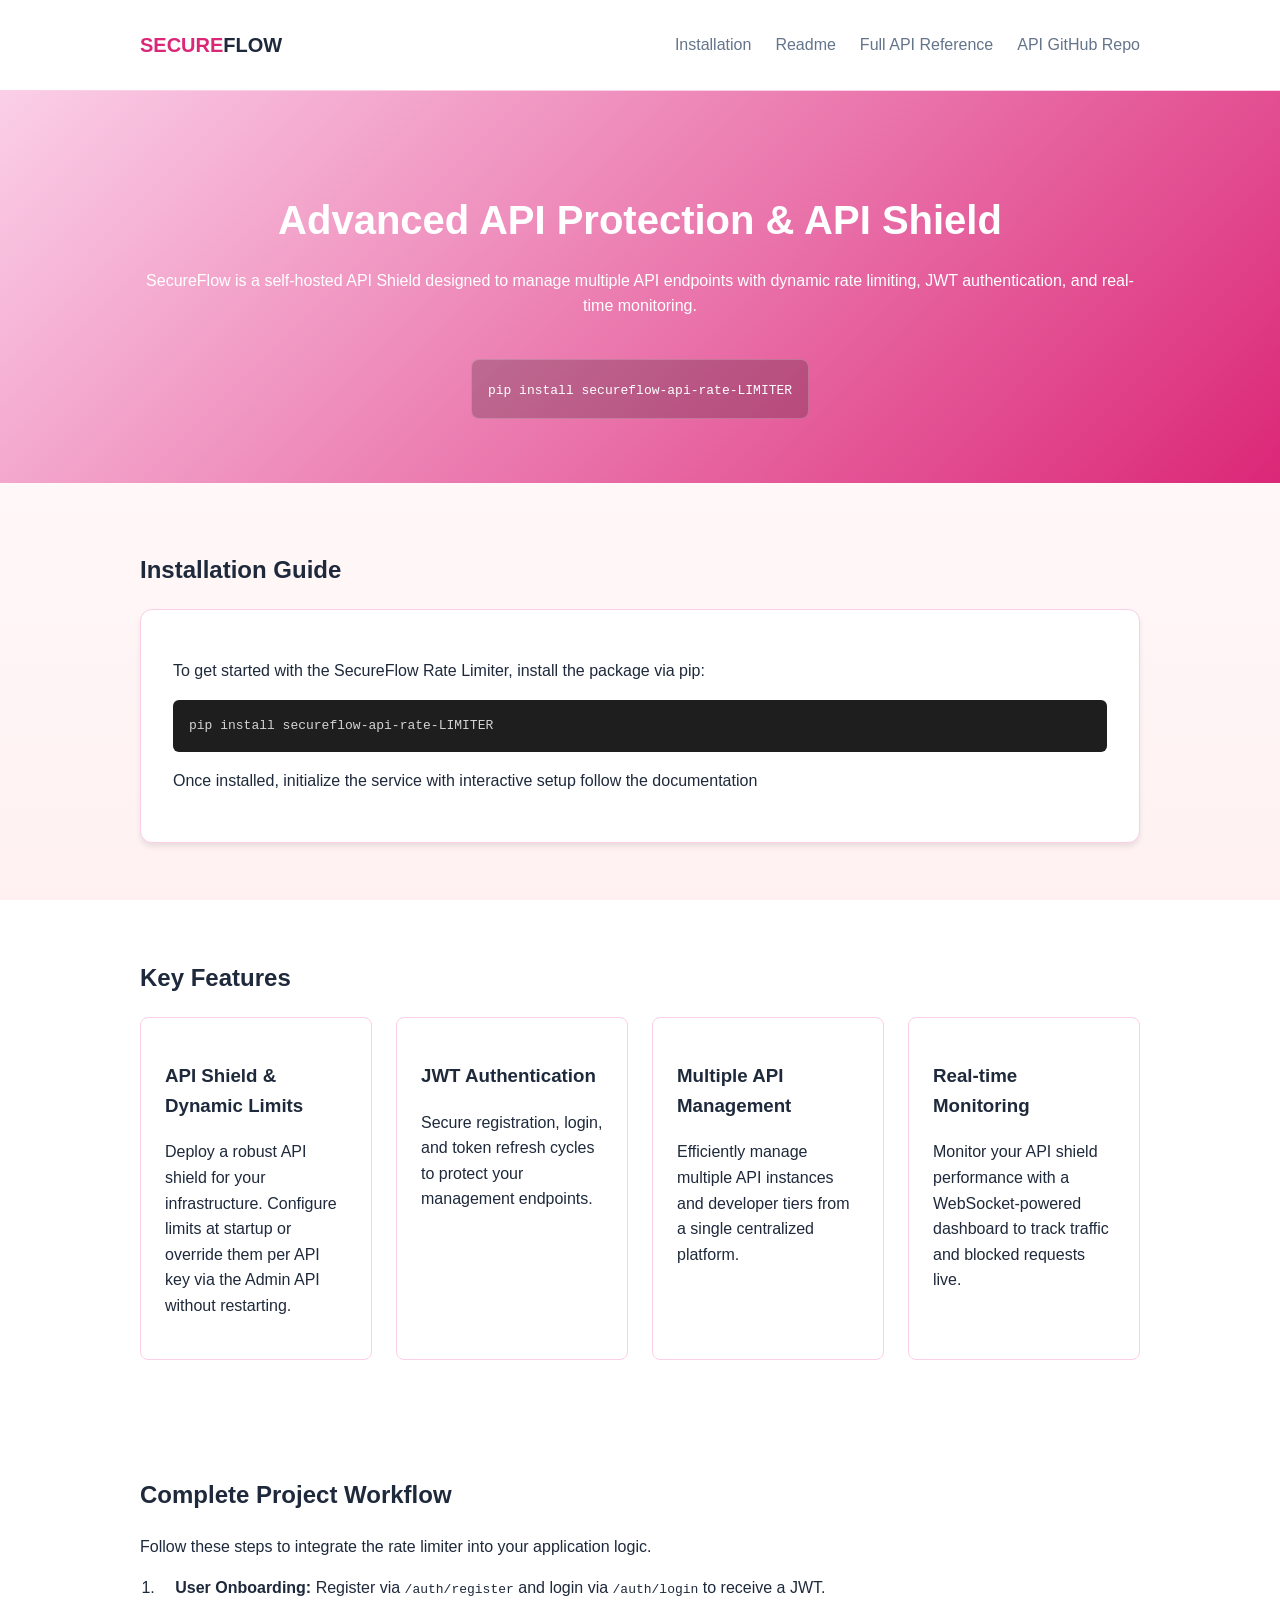
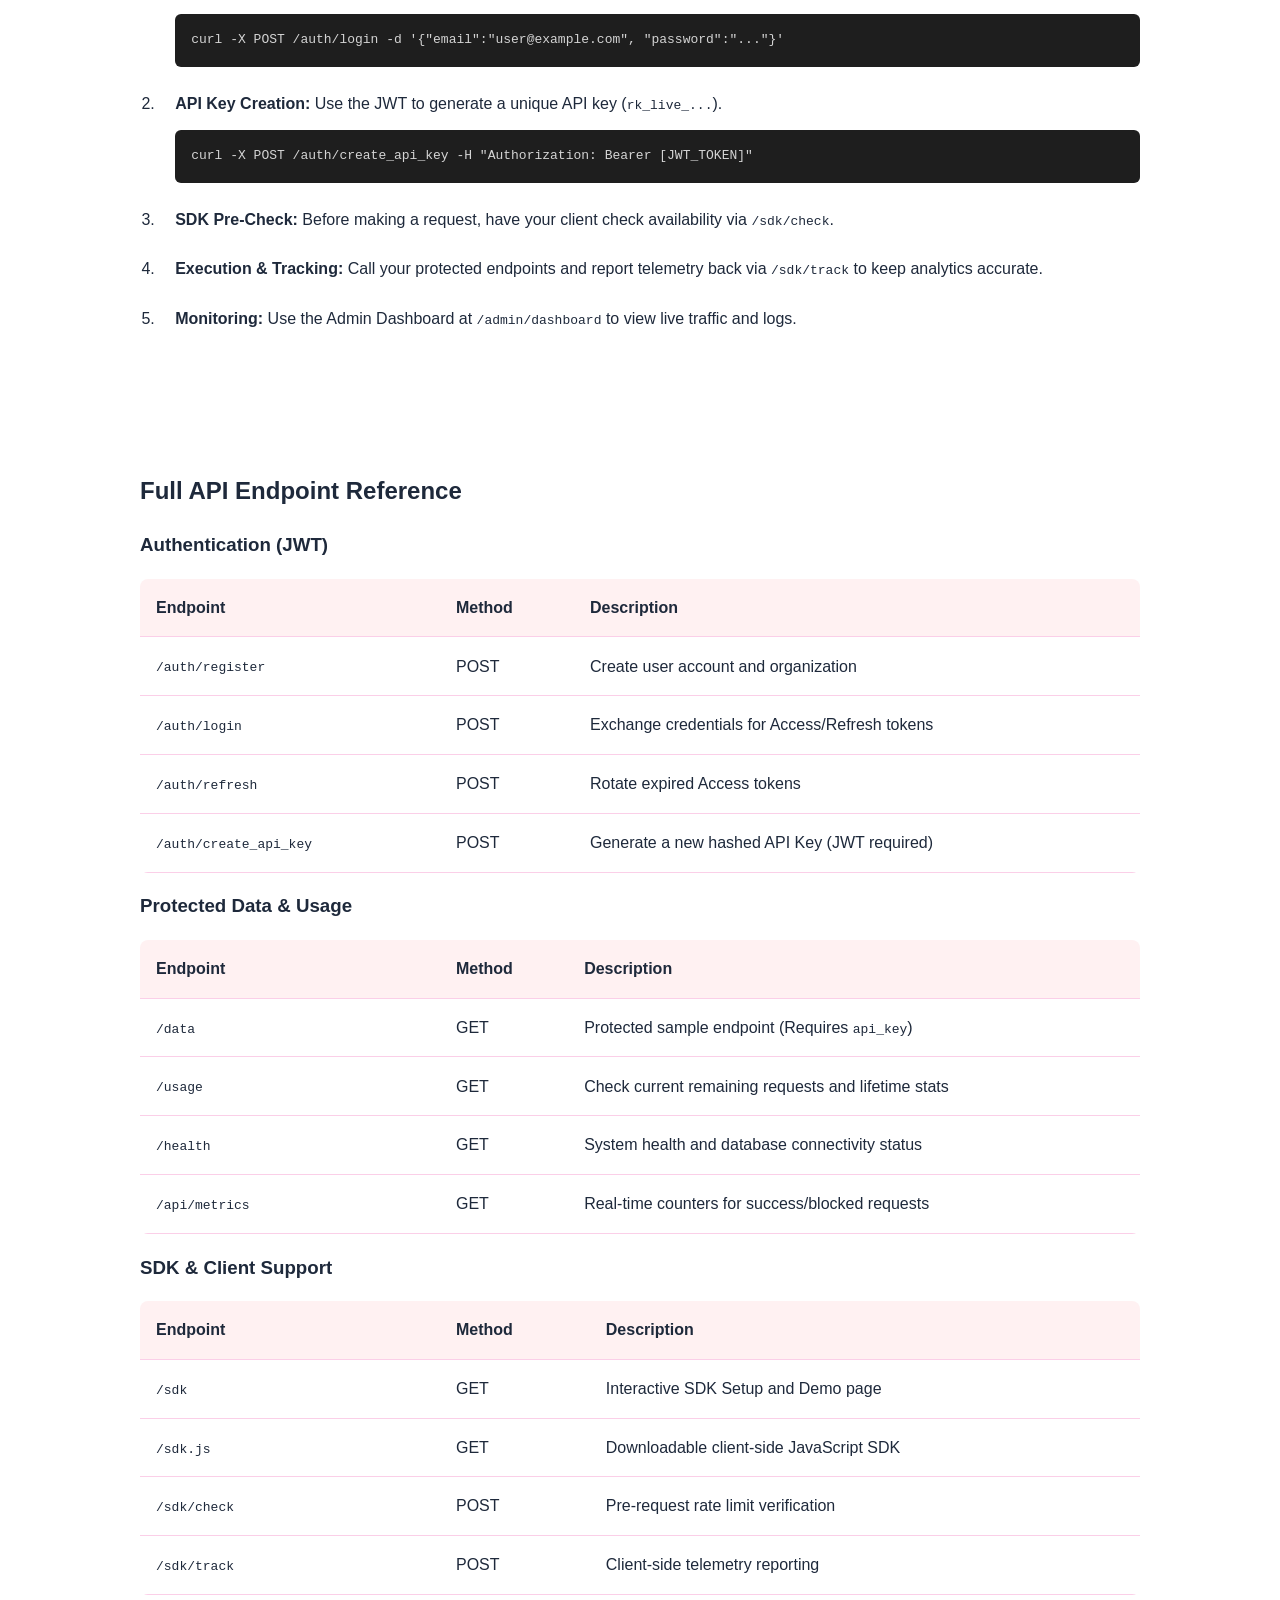
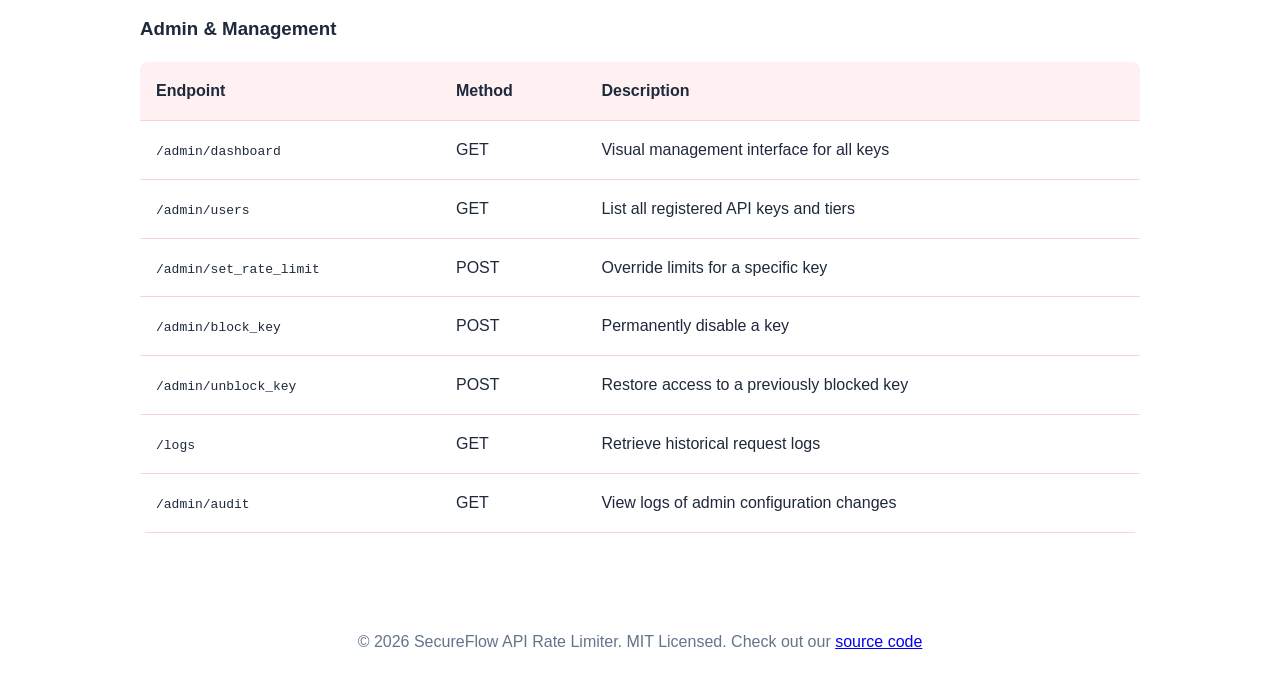
<file: index.html>
<!DOCTYPE html>
<html lang="en">
<head>
    <meta charset="UTF-8">
    <meta name="viewport" content="width=device-width, initial-scale=1.0">
    <title>SecureFlow - Advanced API Protection & API Shield | Multiple API Management</title>
    <meta name="description" content="SecureFlow provides production-grade API protection and a robust API shield. Manage multiple API keys and endpoints with ease. Check out our open-source API github repo.">
    <meta name="keywords" content="api, api protection, api shield, api github repo, multiple api, rate limiter, secure flow, jwt authentication">
    <link rel="stylesheet" href="styles.css">
</head>
<body>
    <header>
        <nav class="container">
            <div class="logo">SECURE<span>FLOW</span></div>
            <ul>
                <li><a href="root/INSTALL.md">Installation</a></li>
                <li><a href="root/README.md">Readme</a></li>
                <li><a href="root/API_DOCUMENTATION.md">Full API Reference</a></li>
                <li><a href="https://github.com/samadrehman/secureflow-api-rate-LIMITER" target="_blank" rel="noopener">API GitHub Repo</a></li>
            </ul>
            
        </nav>
    </header>

    <section class="hero">
        <div class="container">
            <h1>Advanced API Protection & API Shield</h1>
            <p>SecureFlow is a self-hosted API Shield designed to manage multiple API endpoints with dynamic rate limiting, JWT authentication, and real-time monitoring.</p>
            <div class="hero-cta">
                <code>pip install secureflow-api-rate-LIMITER</code>
            </div>
        </div>
    </section>

    <main class="container">
        <section id="install" class="section">
            <h2>Installation Guide</h2>
            <div class="card">
                <p>To get started with the SecureFlow Rate Limiter, install the package via pip:</p>
                <pre><code>pip install secureflow-api-rate-LIMITER</code></pre>
                <p>Once installed, initialize the service with interactive setup follow the documentation</p>
               
               
            </div>
        </section>

        <section id="features" class="section">
            <h2>Key Features</h2>
            <div class="feature-grid">
                <div class="feature-item">
                    <h3>API Shield & Dynamic Limits</h3>
                    <p>Deploy a robust API shield for your infrastructure. Configure limits at startup or override them per API key via the Admin API without restarting.</p>
                </div>
                <div class="feature-item">
                    <h3>JWT Authentication</h3>
                    <p>Secure registration, login, and token refresh cycles to protect your management endpoints.</p>
                </div>
                <div class="feature-item">
                    <h3>Multiple API Management</h3>
                    <p>Efficiently manage multiple API instances and developer tiers from a single centralized platform.</p>
                </div>
                <div class="feature-item">
                    <h3>Real-time Monitoring</h3>
                    <p>Monitor your API shield performance with a WebSocket-powered dashboard to track traffic and blocked requests live.</p>
                </div>
            </div>
        </section>

        <section id="usage" class="section">
            <h2>Complete Project Workflow</h2>
            <p>Follow these steps to integrate the rate limiter into your application logic.</p>
            <ol class="workflow-steps">
                <li>
                    <strong>User Onboarding:</strong> Register via <code>/auth/register</code> and login via <code>/auth/login</code> to receive a JWT.
                    <pre><code>curl -X POST /auth/login -d '{"email":"user@example.com", "password":"..."}'</code></pre>
                </li>
                <li>
                    <strong>API Key Creation:</strong> Use the JWT to generate a unique API key (<code>rk_live_...</code>).
                    <pre><code>curl -X POST /auth/create_api_key -H "Authorization: Bearer [JWT_TOKEN]"</code></pre>
                </li>
                <li>
                    <strong>SDK Pre-Check:</strong> Before making a request, have your client check availability via <code>/sdk/check</code>.
                </li>
                <li>
                    <strong>Execution & Tracking:</strong> Call your protected endpoints and report telemetry back via <code>/sdk/track</code> to keep analytics accurate.
                </li>
                <li>
                    <strong>Monitoring:</strong> Use the Admin Dashboard at <code>/admin/dashboard</code> to view live traffic and logs.
                </li>
            </ol>
        </section>

        <section id="api" class="section">
            <h2>Full API Endpoint Reference</h2>
            
            <h3>Authentication (JWT)</h3>
            <table>
                <thead>
                    <tr>
                        <th style="width: 30%;">Endpoint</th>
                        <th>Method</th>
                        <th>Description</th>
                    </tr>
                </thead>
                <tbody>
                    <tr><td><code>/auth/register</code></td><td>POST</td><td>Create user account and organization</td></tr>
                    <tr><td><code>/auth/login</code></td><td>POST</td><td>Exchange credentials for Access/Refresh tokens</td></tr>
                    <tr><td><code>/auth/refresh</code></td><td>POST</td><td>Rotate expired Access tokens</td></tr>
                    <tr><td><code>/auth/create_api_key</code></td><td>POST</td><td>Generate a new hashed API Key (JWT required)</td></tr>
                </tbody>
            </table>

            <h3>Protected Data & Usage</h3>
            <table>
                <thead>
                    <tr>
                        <th style="width: 30%;">Endpoint</th>
                        <th>Method</th>
                        <th>Description</th>
                    </tr>
                </thead>
                <tbody>
                    <tr><td><code>/data</code></td><td>GET</td><td>Protected sample endpoint (Requires <code>api_key</code>)</td></tr>
                    <tr><td><code>/usage</code></td><td>GET</td><td>Check current remaining requests and lifetime stats</td></tr>
                    <tr><td><code>/health</code></td><td>GET</td><td>System health and database connectivity status</td></tr>
                    <tr><td><code>/api/metrics</code></td><td>GET</td><td>Real-time counters for success/blocked requests</td></tr>
                </tbody>
            </table>

            <h3>SDK & Client Support</h3>
            <table>
                <thead>
                    <tr>
                        <th style="width: 30%;">Endpoint</th>
                        <th>Method</th>
                        <th>Description</th>
                    </tr>
                </thead>
                <tbody>
                    <tr><td><code>/sdk</code></td><td>GET</td><td>Interactive SDK Setup and Demo page</td></tr>
                    <tr><td><code>/sdk.js</code></td><td>GET</td><td>Downloadable client-side JavaScript SDK</td></tr>
                    <tr><td><code>/sdk/check</code></td><td>POST</td><td>Pre-request rate limit verification</td></tr>
                    <tr><td><code>/sdk/track</code></td><td>POST</td><td>Client-side telemetry reporting</td></tr>
                </tbody>
            </table>

            <h3>Admin & Management</h3>
            <table>
                <thead>
                    <tr>
                        <th style="width: 30%;">Endpoint</th>
                        <th>Method</th>
                        <th>Description</th>
                    </tr>
                </thead>
                <tbody>
                    <tr><td><code>/admin/dashboard</code></td><td>GET</td><td>Visual management interface for all keys</td></tr>
                    <tr><td><code>/admin/users</code></td><td>GET</td><td>List all registered API keys and tiers</td></tr>
                    <tr><td><code>/admin/set_rate_limit</code></td><td>POST</td><td>Override limits for a specific key</td></tr>
                    <tr><td><code>/admin/block_key</code></td><td>POST</td><td>Permanently disable a key</td></tr>
                    <tr><td><code>/admin/unblock_key</code></td><td>POST</td><td>Restore access to a previously blocked key</td></tr>
                    <tr><td><code>/logs</code></td><td>GET</td><td>Retrieve historical request logs</td></tr>
                    <tr><td><code>/admin/audit</code></td><td>GET</td><td>View logs of admin configuration changes</td></tr>
                </tbody>
            </table>
        </section>
    </main>

    <footer>
        <div class="container">
            <p>&copy; 2026 SecureFlow API Rate Limiter. MIT Licensed. 
               Check out our <a href="https://github.com/samadrehman/secureflow-api-rate-LIMITER"</a> <a =  href="https://github.com/samadrehman/secureflow-api-rate-LIMITER" > source code</a> </p>
        </div>
    </footer>
</body>
</html>
</file>
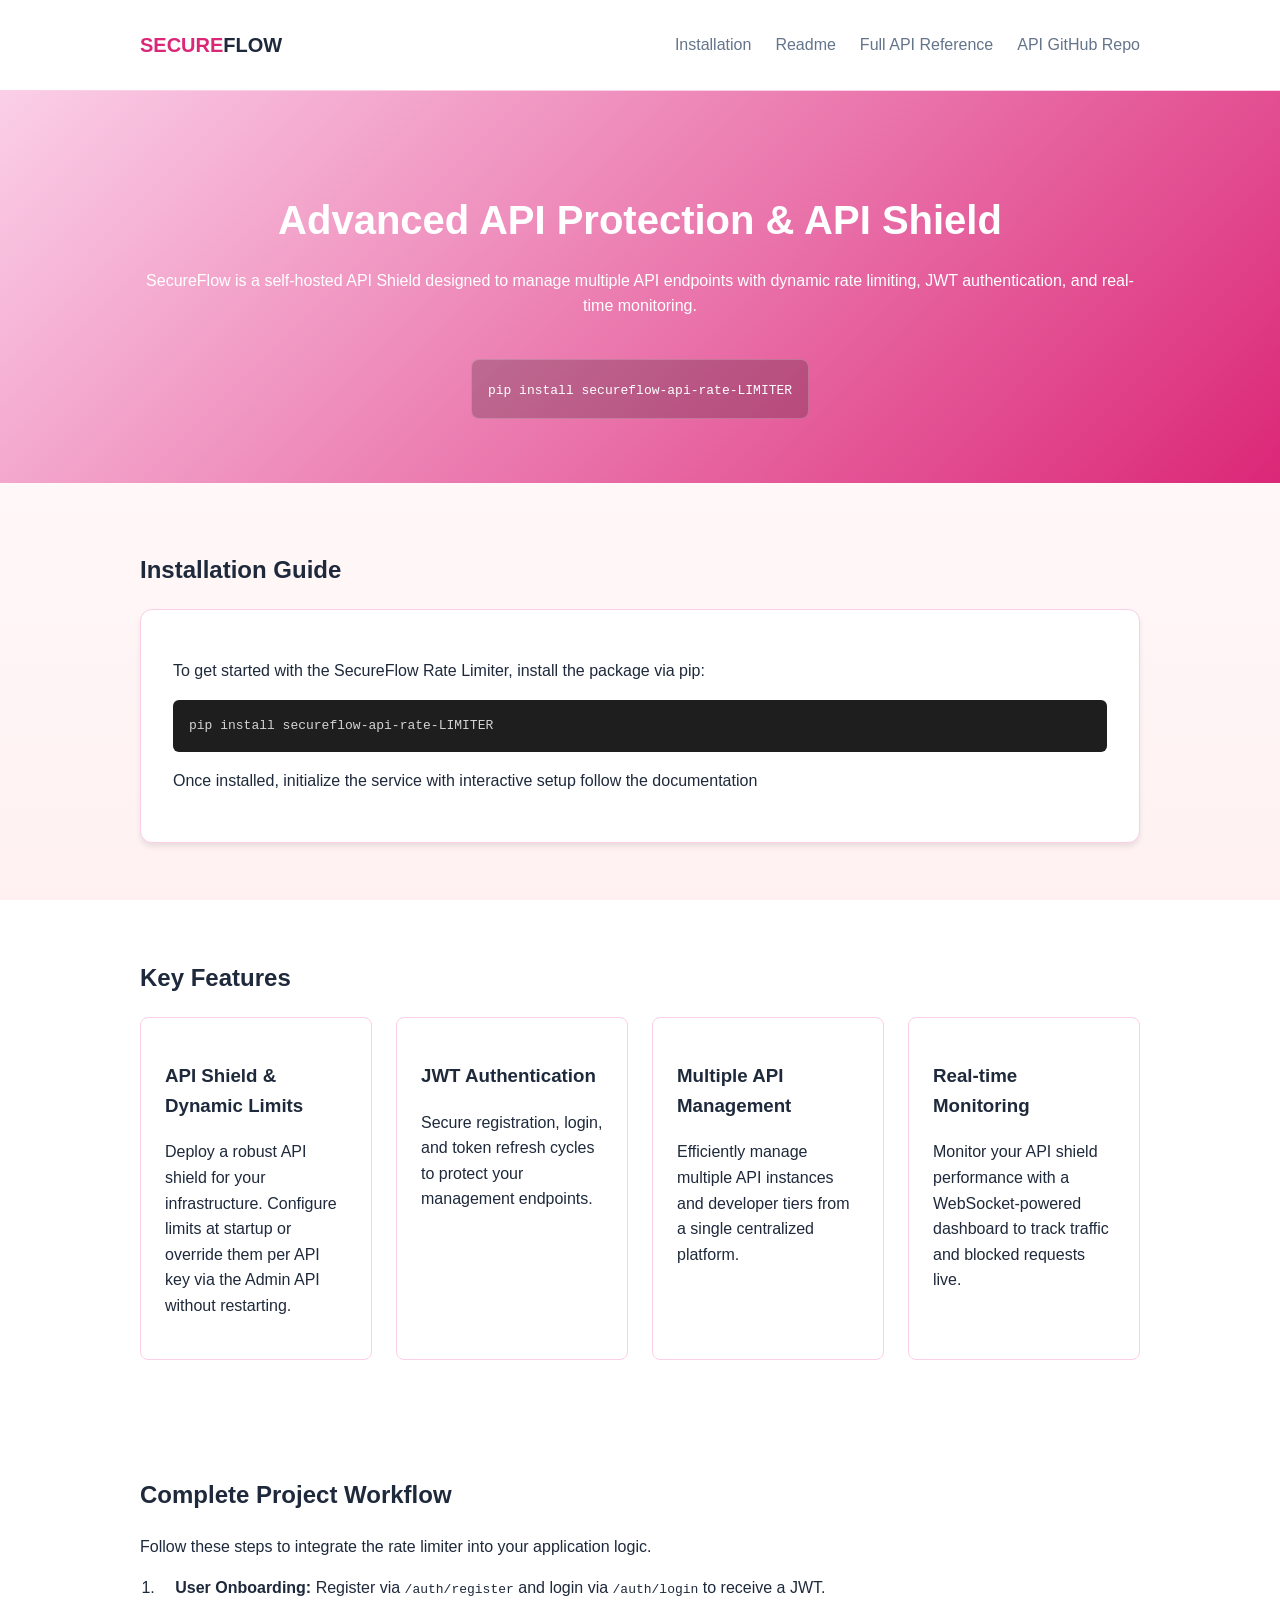
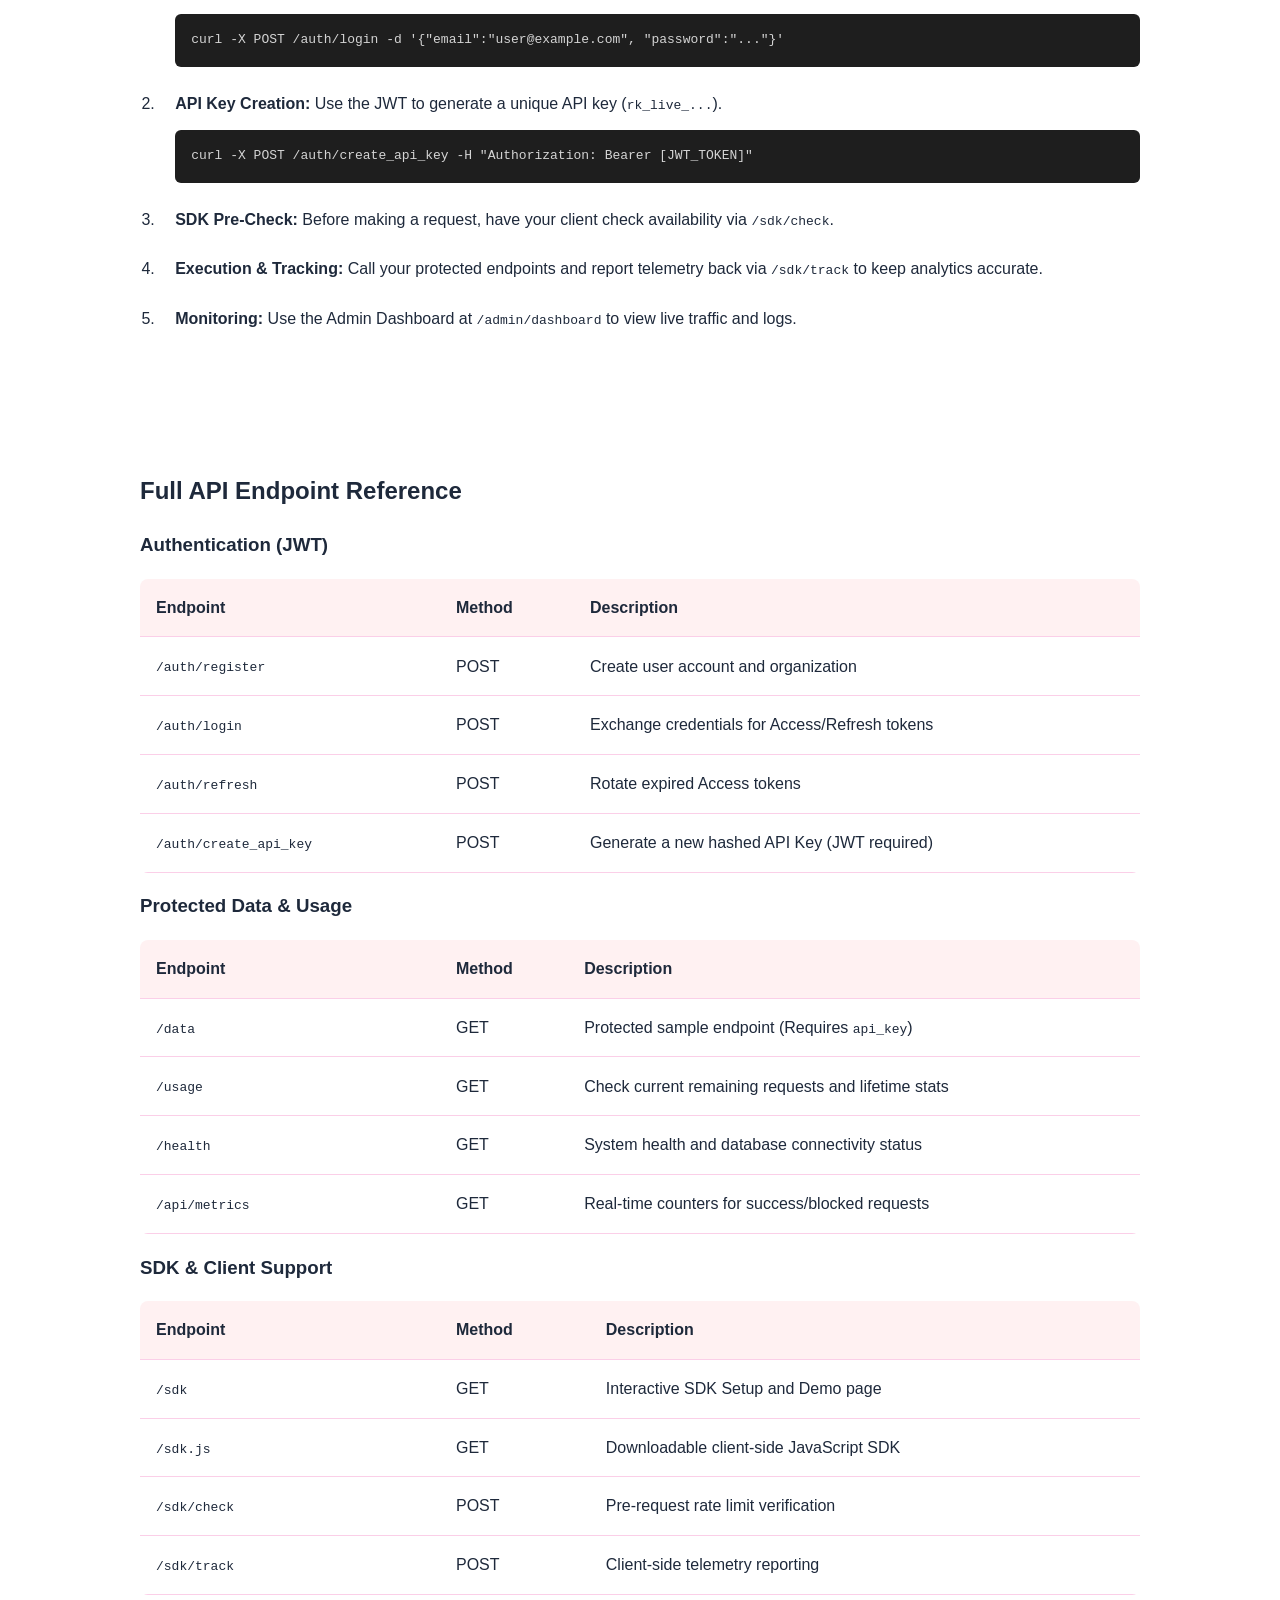
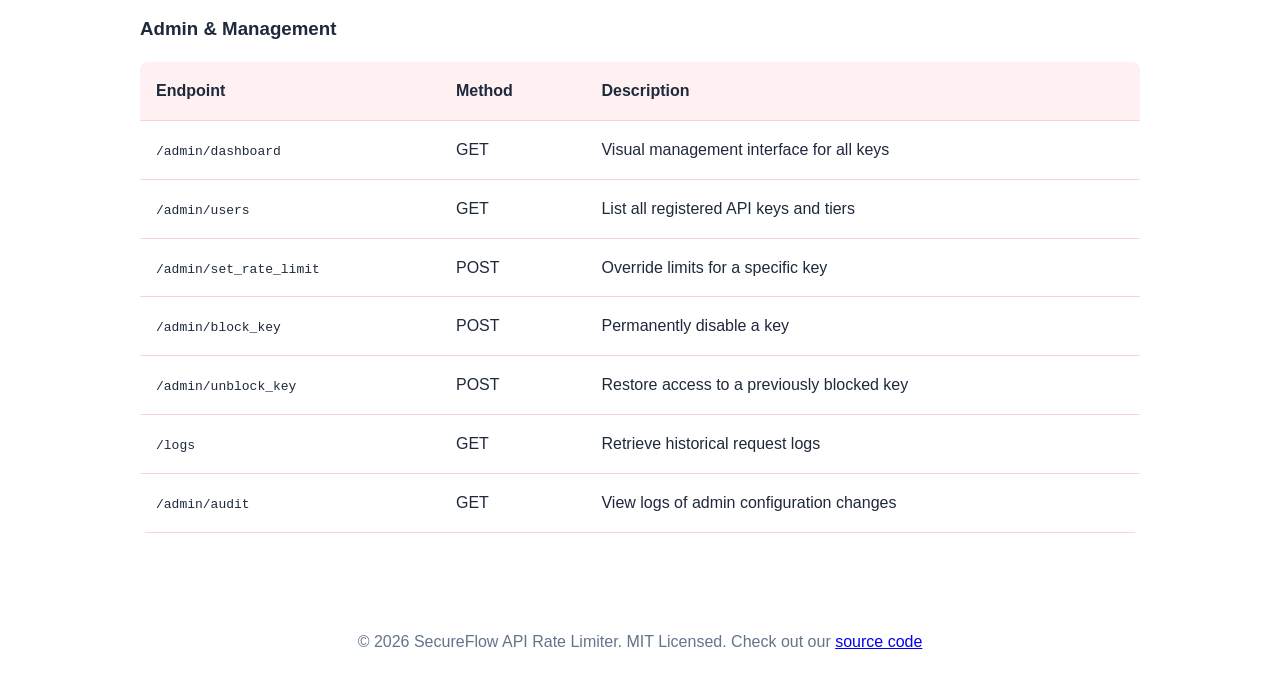
<file: docs.html>
<!DOCTYPE html>
<html lang="en">
<head>
    <meta charset="UTF-8">
    <meta name="viewport" content="width=device-width, initial-scale=1.0">
    <title>SecureFlow - Advanced API Protection & API Shield | Multiple API Management</title>
    <meta name="description" content="SecureFlow provides production-grade API protection and a robust API shield. Manage multiple API keys and endpoints with ease. Check out our open-source API github repo.">
    <meta name="keywords" content="api, api protection, api shield, api github repo, multiple api, rate limiter, secure flow, jwt authentication">
    <link rel="stylesheet" href="docs.css">
</head>
<body>
    <header>
        <nav class="container">
            <div class="logo">SECURE<span>FLOW</span></div>
            <ul>
                <li><a href="/root/INSTALL.md">Installation</a></li>
                <li><a href="/root/README.md">Readme</a></li>
                <li><a href="/root/API_DOCUMENTATION.md">Full API Reference</a></li>
                <li><a href="https://github.com/samadrehman/secureflow-api-rate-LIMITER" target="_blank" rel="noopener">API GitHub Repo</a></li>
            </ul>
            
        </nav>
    </header>

    <section class="hero">
        <div class="container">
            <h1>Advanced API Protection & API Shield</h1>
            <p>SecureFlow is a self-hosted API Shield designed to manage multiple API endpoints with dynamic rate limiting, JWT authentication, and real-time monitoring.</p>
            <div class="hero-cta">
                <code>pip install secureflow-api-rate-LIMITER</code>
            </div>
        </div>
    </section>

    <main class="container">
        <section id="install" class="section">
            <h2>Installation Guide</h2>
            <div class="card">
                <p>To get started with the SecureFlow Rate Limiter, install the package via pip:</p>
                <pre><code>pip install secureflow-api-rate-LIMITER</code></pre>
                <p>Once installed, initialize the service with interactive setup follow the documentation</p>
               
               
            </div>
        </section>

        <section id="features" class="section">
            <h2>Key Features</h2>
            <div class="feature-grid">
                <div class="feature-item">
                    <h3>API Shield & Dynamic Limits</h3>
                    <p>Deploy a robust API shield for your infrastructure. Configure limits at startup or override them per API key via the Admin API without restarting.</p>
                </div>
                <div class="feature-item">
                    <h3>JWT Authentication</h3>
                    <p>Secure registration, login, and token refresh cycles to protect your management endpoints.</p>
                </div>
                <div class="feature-item">
                    <h3>Multiple API Management</h3>
                    <p>Efficiently manage multiple API instances and developer tiers from a single centralized platform.</p>
                </div>
                <div class="feature-item">
                    <h3>Real-time Monitoring</h3>
                    <p>Monitor your API shield performance with a WebSocket-powered dashboard to track traffic and blocked requests live.</p>
                </div>
            </div>
        </section>

        <section id="usage" class="section">
            <h2>Complete Project Workflow</h2>
            <p>Follow these steps to integrate the rate limiter into your application logic.</p>
            <ol class="workflow-steps">
                <li>
                    <strong>User Onboarding:</strong> Register via <code>/auth/register</code> and login via <code>/auth/login</code> to receive a JWT.
                    <pre><code>curl -X POST /auth/login -d '{"email":"user@example.com", "password":"..."}'</code></pre>
                </li>
                <li>
                    <strong>API Key Creation:</strong> Use the JWT to generate a unique API key (<code>rk_live_...</code>).
                    <pre><code>curl -X POST /auth/create_api_key -H "Authorization: Bearer [JWT_TOKEN]"</code></pre>
                </li>
                <li>
                    <strong>SDK Pre-Check:</strong> Before making a request, have your client check availability via <code>/sdk/check</code>.
                </li>
                <li>
                    <strong>Execution & Tracking:</strong> Call your protected endpoints and report telemetry back via <code>/sdk/track</code> to keep analytics accurate.
                </li>
                <li>
                    <strong>Monitoring:</strong> Use the Admin Dashboard at <code>/admin/dashboard</code> to view live traffic and logs.
                </li>
            </ol>
        </section>

        <section id="api" class="section">
            <h2>Full API Endpoint Reference</h2>
            
            <h3>Authentication (JWT)</h3>
            <table>
                <thead>
                    <tr>
                        <th style="width: 30%;">Endpoint</th>
                        <th>Method</th>
                        <th>Description</th>
                    </tr>
                </thead>
                <tbody>
                    <tr><td><code>/auth/register</code></td><td>POST</td><td>Create user account and organization</td></tr>
                    <tr><td><code>/auth/login</code></td><td>POST</td><td>Exchange credentials for Access/Refresh tokens</td></tr>
                    <tr><td><code>/auth/refresh</code></td><td>POST</td><td>Rotate expired Access tokens</td></tr>
                    <tr><td><code>/auth/create_api_key</code></td><td>POST</td><td>Generate a new hashed API Key (JWT required)</td></tr>
                </tbody>
            </table>

            <h3>Protected Data & Usage</h3>
            <table>
                <thead>
                    <tr>
                        <th style="width: 30%;">Endpoint</th>
                        <th>Method</th>
                        <th>Description</th>
                    </tr>
                </thead>
                <tbody>
                    <tr><td><code>/data</code></td><td>GET</td><td>Protected sample endpoint (Requires <code>api_key</code>)</td></tr>
                    <tr><td><code>/usage</code></td><td>GET</td><td>Check current remaining requests and lifetime stats</td></tr>
                    <tr><td><code>/health</code></td><td>GET</td><td>System health and database connectivity status</td></tr>
                    <tr><td><code>/api/metrics</code></td><td>GET</td><td>Real-time counters for success/blocked requests</td></tr>
                </tbody>
            </table>

            <h3>SDK & Client Support</h3>
            <table>
                <thead>
                    <tr>
                        <th style="width: 30%;">Endpoint</th>
                        <th>Method</th>
                        <th>Description</th>
                    </tr>
                </thead>
                <tbody>
                    <tr><td><code>/sdk</code></td><td>GET</td><td>Interactive SDK Setup and Demo page</td></tr>
                    <tr><td><code>/sdk.js</code></td><td>GET</td><td>Downloadable client-side JavaScript SDK</td></tr>
                    <tr><td><code>/sdk/check</code></td><td>POST</td><td>Pre-request rate limit verification</td></tr>
                    <tr><td><code>/sdk/track</code></td><td>POST</td><td>Client-side telemetry reporting</td></tr>
                </tbody>
            </table>

            <h3>Admin & Management</h3>
            <table>
                <thead>
                    <tr>
                        <th style="width: 30%;">Endpoint</th>
                        <th>Method</th>
                        <th>Description</th>
                    </tr>
                </thead>
                <tbody>
                    <tr><td><code>/admin/dashboard</code></td><td>GET</td><td>Visual management interface for all keys</td></tr>
                    <tr><td><code>/admin/users</code></td><td>GET</td><td>List all registered API keys and tiers</td></tr>
                    <tr><td><code>/admin/set_rate_limit</code></td><td>POST</td><td>Override limits for a specific key</td></tr>
                    <tr><td><code>/admin/block_key</code></td><td>POST</td><td>Permanently disable a key</td></tr>
                    <tr><td><code>/admin/unblock_key</code></td><td>POST</td><td>Restore access to a previously blocked key</td></tr>
                    <tr><td><code>/logs</code></td><td>GET</td><td>Retrieve historical request logs</td></tr>
                    <tr><td><code>/admin/audit</code></td><td>GET</td><td>View logs of admin configuration changes</td></tr>
                </tbody>
            </table>
        </section>
    </main>

    <footer>
        <div class="container">
            <p>&copy; 2026 SecureFlow API Rate Limiter. MIT Licensed. 
               Check out our <a href="https://github.com/samadrehman/secureflow-api-rate-LIMITER"</a> <a =  href="https://github.com/samadrehman/secureflow-api-rate-LIMITER" > source code</a> </p>
        </div>
    </footer>
</body>
</html>
</file>
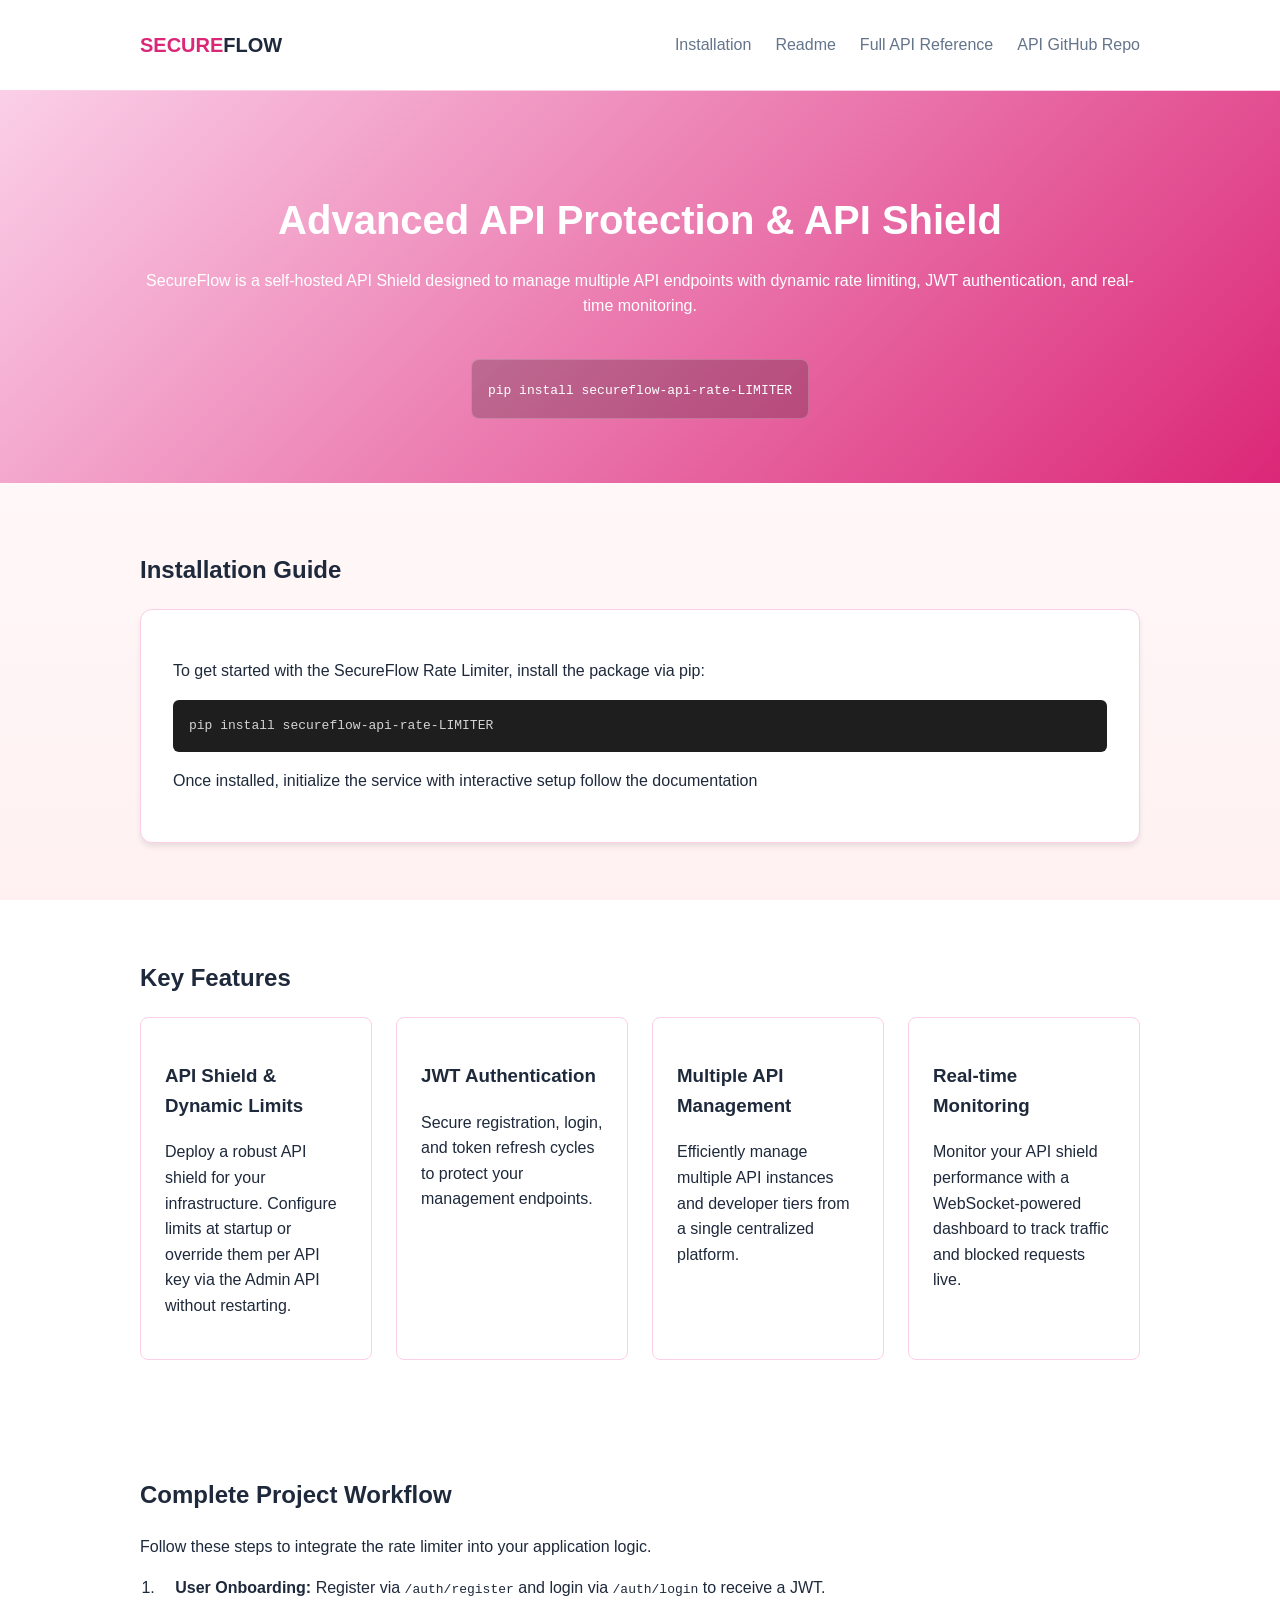
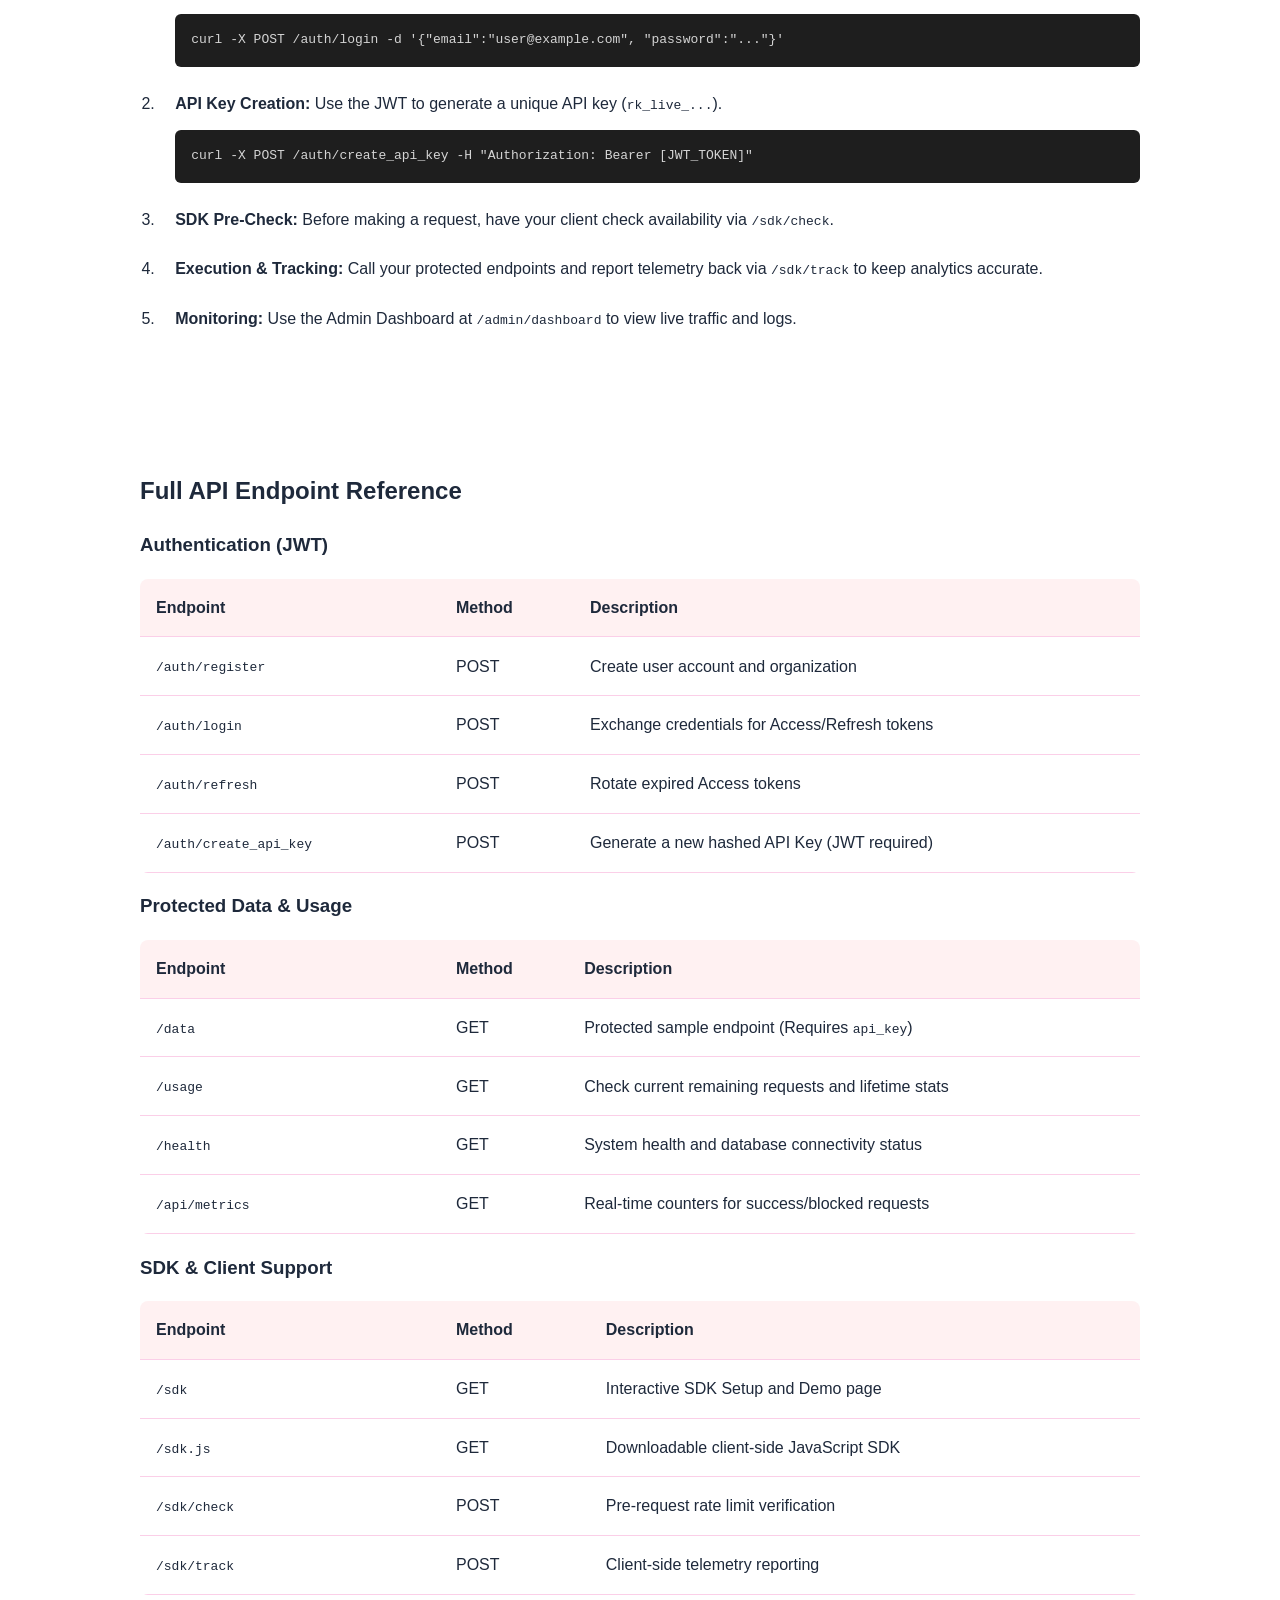
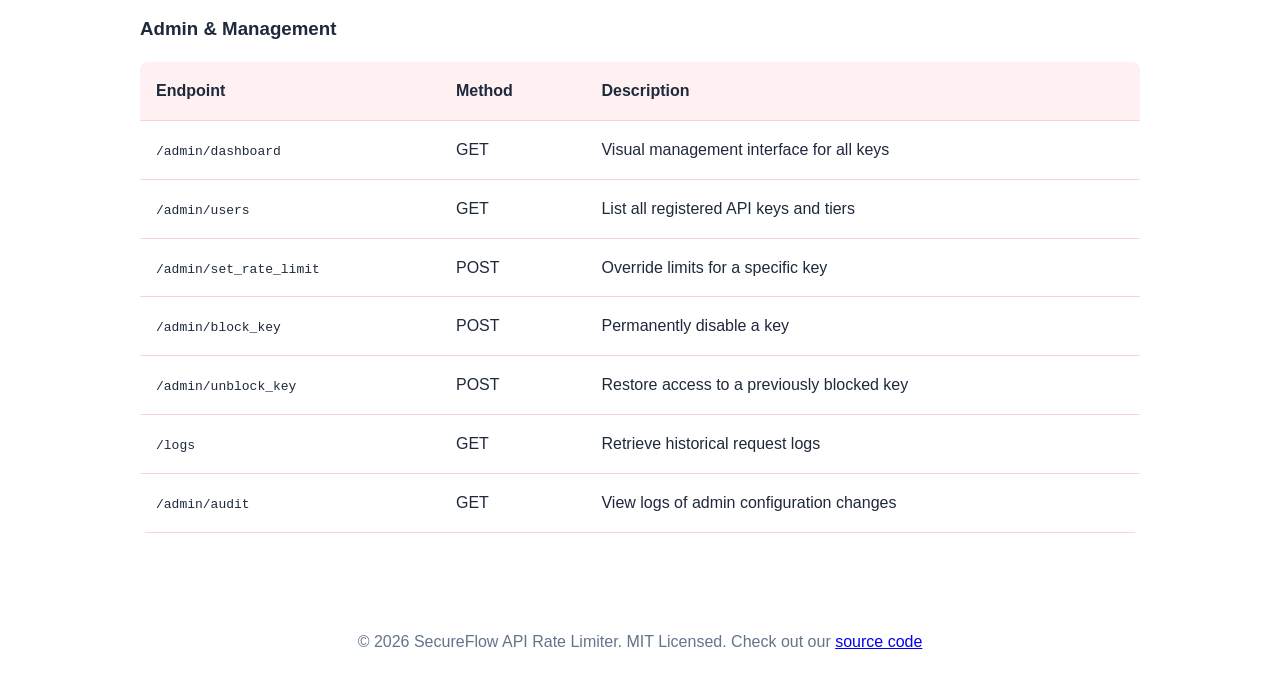
<file: docs_demo.html>
<!DOCTYPE html>
<html lang="en">
<head>
    <meta charset="UTF-8">
    <meta name="viewport" content="width=device-width, initial-scale=1.0">
    <title>SecureFlow - Advanced API Protection & API Shield | Multiple API Management</title>
    <meta name="description" content="SecureFlow provides production-grade API protection and a robust API shield. Manage multiple API keys and endpoints with ease. Check out our open-source API github repo.">
    <meta name="keywords" content="api, api protection, api shield, api github repo, multiple api, rate limiter, secure flow, jwt authentication">
    <link rel="stylesheet" href="docs_demo.css">
</head>
<body>
    <header>
        <nav class="container">
            <div class="logo">SECURE<span>FLOW</span></div>
            <ul>
                <li><a href="/INSTALL.md">Installation</a></li>
                <li><a href="/README.md">Readme</a></li>
                <li><a href="/API_DOCUMENTATION.md">Full API Reference</a></li>
                <li><a href="https://github.com/samadrehman/secureflow-api-rate-LIMITER" target="_blank" rel="noopener">API GitHub Repo</a></li>
            </ul>
            
        </nav>
    </header>

    <section class="hero">
        <div class="container">
            <h1>Advanced API Protection & API Shield</h1>
            <p>SecureFlow is a self-hosted API Shield designed to manage multiple API endpoints with dynamic rate limiting, JWT authentication, and real-time monitoring.</p>
            <div class="hero-cta">
                <code>pip install secureflow-api-rate-LIMITER</code>
            </div>
        </div>
    </section>

    <main class="container">
        <section id="install" class="section">
            <h2>Installation Guide</h2>
            <div class="card">
                <p>To get started with the SecureFlow Rate Limiter, install the package via pip:</p>
                <pre><code>pip install secureflow-api-rate-LIMITER</code></pre>
                <p>Once installed, initialize the service with interactive setup follow the documentation</p>
               
               
            </div>
        </section>

        <section id="features" class="section">
            <h2>Key Features</h2>
            <div class="feature-grid">
                <div class="feature-item">
                    <h3>API Shield & Dynamic Limits</h3>
                    <p>Deploy a robust API shield for your infrastructure. Configure limits at startup or override them per API key via the Admin API without restarting.</p>
                </div>
                <div class="feature-item">
                    <h3>JWT Authentication</h3>
                    <p>Secure registration, login, and token refresh cycles to protect your management endpoints.</p>
                </div>
                <div class="feature-item">
                    <h3>Multiple API Management</h3>
                    <p>Efficiently manage multiple API instances and developer tiers from a single centralized platform.</p>
                </div>
                <div class="feature-item">
                    <h3>Real-time Monitoring</h3>
                    <p>Monitor your API shield performance with a WebSocket-powered dashboard to track traffic and blocked requests live.</p>
                </div>
            </div>
        </section>

        <section id="usage" class="section">
            <h2>Complete Project Workflow</h2>
            <p>Follow these steps to integrate the rate limiter into your application logic.</p>
            <ol class="workflow-steps">
                <li>
                    <strong>User Onboarding:</strong> Register via <code>/auth/register</code> and login via <code>/auth/login</code> to receive a JWT.
                    <pre><code>curl -X POST /auth/login -d '{"email":"user@example.com", "password":"..."}'</code></pre>
                </li>
                <li>
                    <strong>API Key Creation:</strong> Use the JWT to generate a unique API key (<code>rk_live_...</code>).
                    <pre><code>curl -X POST /auth/create_api_key -H "Authorization: Bearer [JWT_TOKEN]"</code></pre>
                </li>
                <li>
                    <strong>SDK Pre-Check:</strong> Before making a request, have your client check availability via <code>/sdk/check</code>.
                </li>
                <li>
                    <strong>Execution & Tracking:</strong> Call your protected endpoints and report telemetry back via <code>/sdk/track</code> to keep analytics accurate.
                </li>
                <li>
                    <strong>Monitoring:</strong> Use the Admin Dashboard at <code>/admin/dashboard</code> to view live traffic and logs.
                </li>
            </ol>
        </section>

        <section id="api" class="section">
            <h2>Full API Endpoint Reference</h2>
            
            <h3>Authentication (JWT)</h3>
            <table>
                <thead>
                    <tr>
                        <th style="width: 30%;">Endpoint</th>
                        <th>Method</th>
                        <th>Description</th>
                    </tr>
                </thead>
                <tbody>
                    <tr><td><code>/auth/register</code></td><td>POST</td><td>Create user account and organization</td></tr>
                    <tr><td><code>/auth/login</code></td><td>POST</td><td>Exchange credentials for Access/Refresh tokens</td></tr>
                    <tr><td><code>/auth/refresh</code></td><td>POST</td><td>Rotate expired Access tokens</td></tr>
                    <tr><td><code>/auth/create_api_key</code></td><td>POST</td><td>Generate a new hashed API Key (JWT required)</td></tr>
                </tbody>
            </table>

            <h3>Protected Data & Usage</h3>
            <table>
                <thead>
                    <tr>
                        <th style="width: 30%;">Endpoint</th>
                        <th>Method</th>
                        <th>Description</th>
                    </tr>
                </thead>
                <tbody>
                    <tr><td><code>/data</code></td><td>GET</td><td>Protected sample endpoint (Requires <code>api_key</code>)</td></tr>
                    <tr><td><code>/usage</code></td><td>GET</td><td>Check current remaining requests and lifetime stats</td></tr>
                    <tr><td><code>/health</code></td><td>GET</td><td>System health and database connectivity status</td></tr>
                    <tr><td><code>/api/metrics</code></td><td>GET</td><td>Real-time counters for success/blocked requests</td></tr>
                </tbody>
            </table>

            <h3>SDK & Client Support</h3>
            <table>
                <thead>
                    <tr>
                        <th style="width: 30%;">Endpoint</th>
                        <th>Method</th>
                        <th>Description</th>
                    </tr>
                </thead>
                <tbody>
                    <tr><td><code>/sdk</code></td><td>GET</td><td>Interactive SDK Setup and Demo page</td></tr>
                    <tr><td><code>/sdk.js</code></td><td>GET</td><td>Downloadable client-side JavaScript SDK</td></tr>
                    <tr><td><code>/sdk/check</code></td><td>POST</td><td>Pre-request rate limit verification</td></tr>
                    <tr><td><code>/sdk/track</code></td><td>POST</td><td>Client-side telemetry reporting</td></tr>
                </tbody>
            </table>

            <h3>Admin & Management</h3>
            <table>
                <thead>
                    <tr>
                        <th style="width: 30%;">Endpoint</th>
                        <th>Method</th>
                        <th>Description</th>
                    </tr>
                </thead>
                <tbody>
                    <tr><td><code>/admin/dashboard</code></td><td>GET</td><td>Visual management interface for all keys</td></tr>
                    <tr><td><code>/admin/users</code></td><td>GET</td><td>List all registered API keys and tiers</td></tr>
                    <tr><td><code>/admin/set_rate_limit</code></td><td>POST</td><td>Override limits for a specific key</td></tr>
                    <tr><td><code>/admin/block_key</code></td><td>POST</td><td>Permanently disable a key</td></tr>
                    <tr><td><code>/admin/unblock_key</code></td><td>POST</td><td>Restore access to a previously blocked key</td></tr>
                    <tr><td><code>/logs</code></td><td>GET</td><td>Retrieve historical request logs</td></tr>
                    <tr><td><code>/admin/audit</code></td><td>GET</td><td>View logs of admin configuration changes</td></tr>
                </tbody>
            </table>
        </section>
    </main>

    <footer>
        <div class="container">
            <p>&copy; 2026 SecureFlow API Rate Limiter. MIT Licensed. 
               Check out our <a href="https://github.com/samadrehman/secureflow-api-rate-LIMITER"</a> <a =  href="https://github.com/samadrehman/secureflow-api-rate-LIMITER" > source code</a> </p>
        </div>
    </footer>
</body>
</html>
</file>
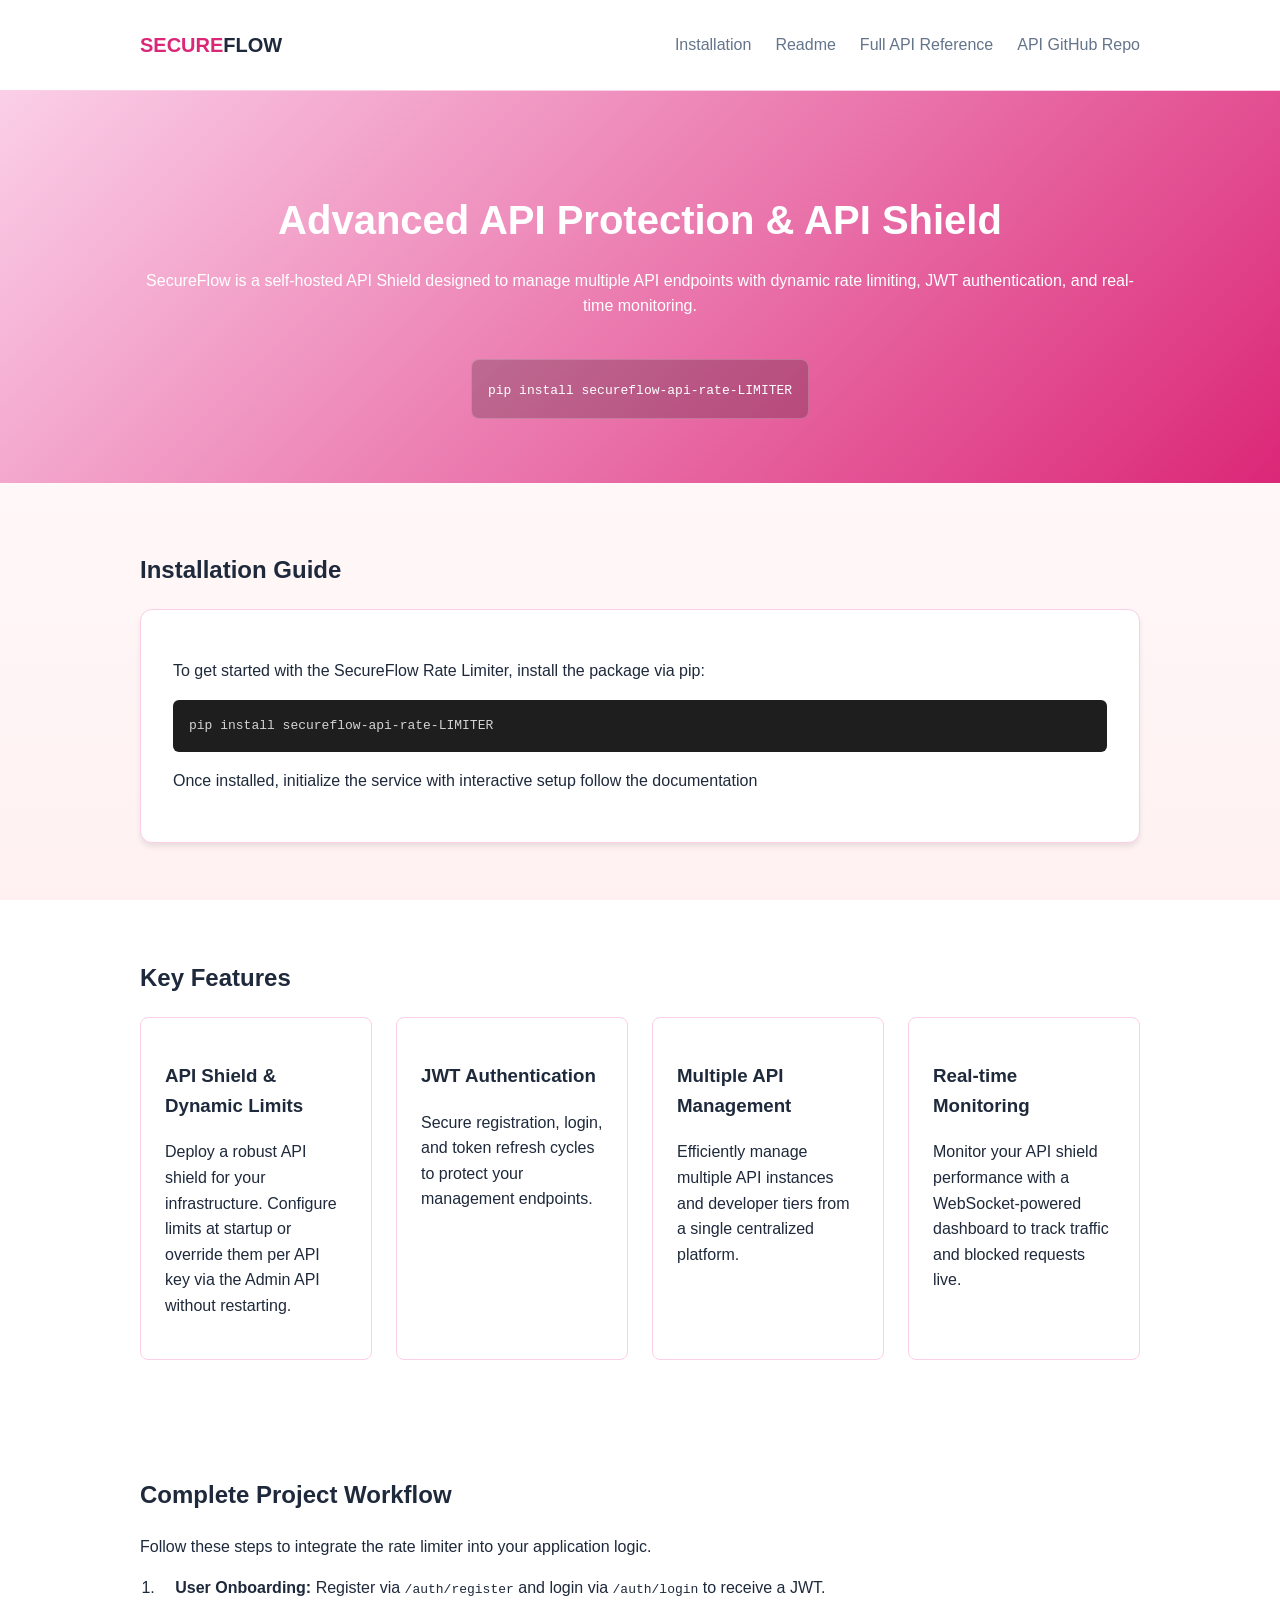
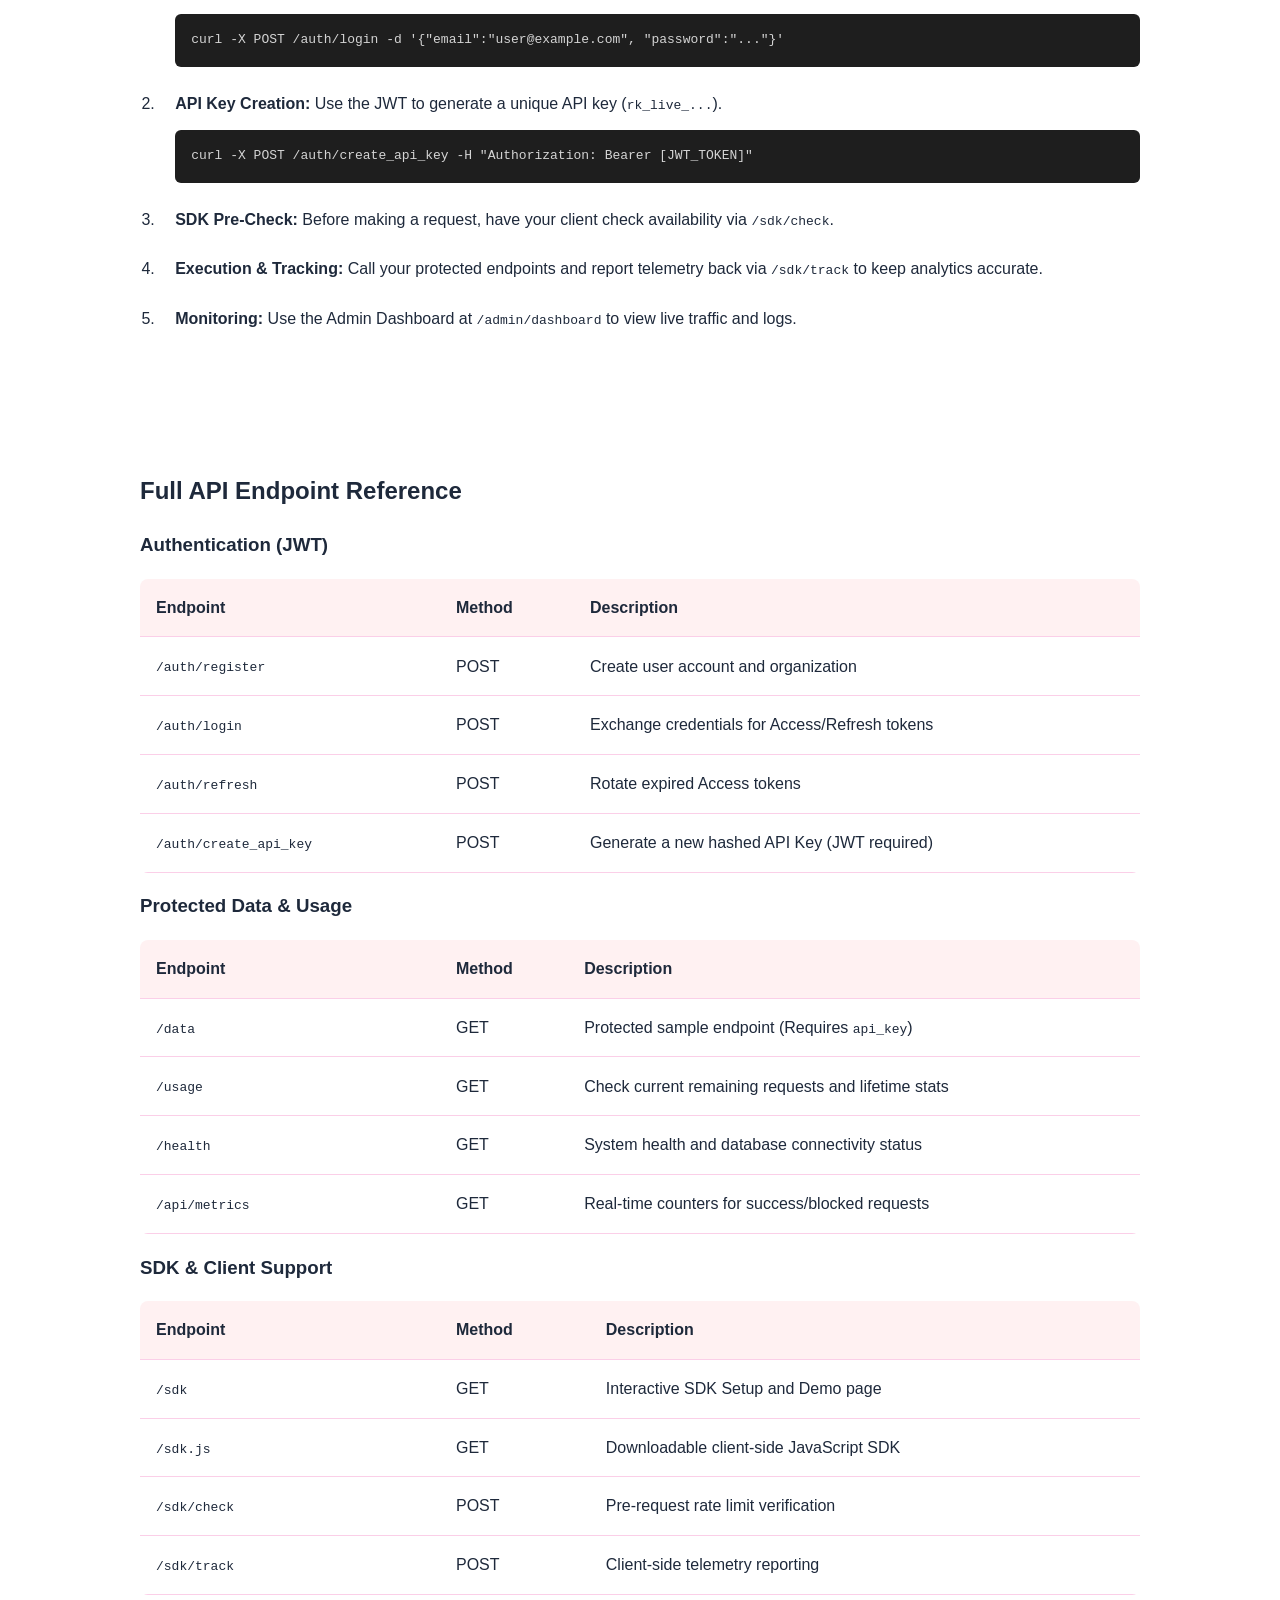
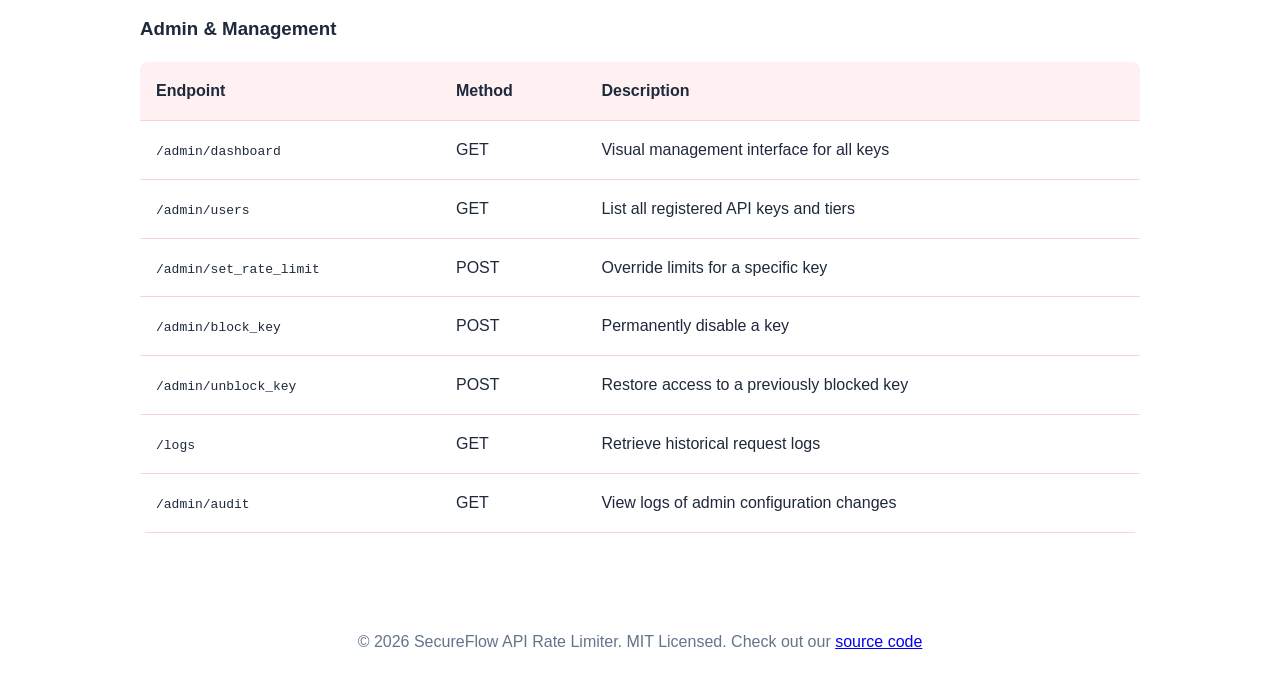
<file: root/docs.html>
<!DOCTYPE html>
<html lang="en">
<head>
    <meta charset="UTF-8">
    <meta name="viewport" content="width=device-width, initial-scale=1.0">
    <title>SecureFlow - Advanced API Protection & API Shield | Multiple API Management</title>
    <meta name="description" content="SecureFlow provides production-grade API protection and a robust API shield. Manage multiple API keys and endpoints with ease. Check out our open-source API github repo.">
    <meta name="keywords" content="api, api protection, api shield, api github repo, multiple api, rate limiter, secure flow, jwt authentication">
    <link rel="stylesheet" href="/root/docs.css">
</head>
<body>
    <header>
        <nav class="container">
            <div class="logo">SECURE<span>FLOW</span></div>
            <ul>
                <li><a href="/INSTALL.md">Installation</a></li>
                <li><a href="/README.md">Readme</a></li>
                <li><a href="/API_DOCUMENTATION.md">Full API Reference</a></li>
                <li><a href="https://github.com/samadrehman/secureflow-api-rate-LIMITER" target="_blank" rel="noopener">API GitHub Repo</a></li>
            </ul>
            
        </nav>
    </header>

    <section class="hero">
        <div class="container">
            <h1>Advanced API Protection & API Shield</h1>
            <p>SecureFlow is a self-hosted API Shield designed to manage multiple API endpoints with dynamic rate limiting, JWT authentication, and real-time monitoring.</p>
            <div class="hero-cta">
                <code>pip install secureflow-api-rate-LIMITER</code>
            </div>
        </div>
    </section>

    <main class="container">
        <section id="install" class="section">
            <h2>Installation Guide</h2>
            <div class="card">
                <p>To get started with the SecureFlow Rate Limiter, install the package via pip:</p>
                <pre><code>pip install secureflow-api-rate-LIMITER</code></pre>
                <p>Once installed, initialize the service with interactive setup follow the documentation</p>
               
               
            </div>
        </section>

        <section id="features" class="section">
            <h2>Key Features</h2>
            <div class="feature-grid">
                <div class="feature-item">
                    <h3>API Shield & Dynamic Limits</h3>
                    <p>Deploy a robust API shield for your infrastructure. Configure limits at startup or override them per API key via the Admin API without restarting.</p>
                </div>
                <div class="feature-item">
                    <h3>JWT Authentication</h3>
                    <p>Secure registration, login, and token refresh cycles to protect your management endpoints.</p>
                </div>
                <div class="feature-item">
                    <h3>Multiple API Management</h3>
                    <p>Efficiently manage multiple API instances and developer tiers from a single centralized platform.</p>
                </div>
                <div class="feature-item">
                    <h3>Real-time Monitoring</h3>
                    <p>Monitor your API shield performance with a WebSocket-powered dashboard to track traffic and blocked requests live.</p>
                </div>
            </div>
        </section>

        <section id="usage" class="section">
            <h2>Complete Project Workflow</h2>
            <p>Follow these steps to integrate the rate limiter into your application logic.</p>
            <ol class="workflow-steps">
                <li>
                    <strong>User Onboarding:</strong> Register via <code>/auth/register</code> and login via <code>/auth/login</code> to receive a JWT.
                    <pre><code>curl -X POST /auth/login -d '{"email":"user@example.com", "password":"..."}'</code></pre>
                </li>
                <li>
                    <strong>API Key Creation:</strong> Use the JWT to generate a unique API key (<code>rk_live_...</code>).
                    <pre><code>curl -X POST /auth/create_api_key -H "Authorization: Bearer [JWT_TOKEN]"</code></pre>
                </li>
                <li>
                    <strong>SDK Pre-Check:</strong> Before making a request, have your client check availability via <code>/sdk/check</code>.
                </li>
                <li>
                    <strong>Execution & Tracking:</strong> Call your protected endpoints and report telemetry back via <code>/sdk/track</code> to keep analytics accurate.
                </li>
                <li>
                    <strong>Monitoring:</strong> Use the Admin Dashboard at <code>/admin/dashboard</code> to view live traffic and logs.
                </li>
            </ol>
        </section>

        <section id="api" class="section">
            <h2>Full API Endpoint Reference</h2>
            
            <h3>Authentication (JWT)</h3>
            <table>
                <thead>
                    <tr>
                        <th style="width: 30%;">Endpoint</th>
                        <th>Method</th>
                        <th>Description</th>
                    </tr>
                </thead>
                <tbody>
                    <tr><td><code>/auth/register</code></td><td>POST</td><td>Create user account and organization</td></tr>
                    <tr><td><code>/auth/login</code></td><td>POST</td><td>Exchange credentials for Access/Refresh tokens</td></tr>
                    <tr><td><code>/auth/refresh</code></td><td>POST</td><td>Rotate expired Access tokens</td></tr>
                    <tr><td><code>/auth/create_api_key</code></td><td>POST</td><td>Generate a new hashed API Key (JWT required)</td></tr>
                </tbody>
            </table>

            <h3>Protected Data & Usage</h3>
            <table>
                <thead>
                    <tr>
                        <th style="width: 30%;">Endpoint</th>
                        <th>Method</th>
                        <th>Description</th>
                    </tr>
                </thead>
                <tbody>
                    <tr><td><code>/data</code></td><td>GET</td><td>Protected sample endpoint (Requires <code>api_key</code>)</td></tr>
                    <tr><td><code>/usage</code></td><td>GET</td><td>Check current remaining requests and lifetime stats</td></tr>
                    <tr><td><code>/health</code></td><td>GET</td><td>System health and database connectivity status</td></tr>
                    <tr><td><code>/api/metrics</code></td><td>GET</td><td>Real-time counters for success/blocked requests</td></tr>
                </tbody>
            </table>

            <h3>SDK & Client Support</h3>
            <table>
                <thead>
                    <tr>
                        <th style="width: 30%;">Endpoint</th>
                        <th>Method</th>
                        <th>Description</th>
                    </tr>
                </thead>
                <tbody>
                    <tr><td><code>/sdk</code></td><td>GET</td><td>Interactive SDK Setup and Demo page</td></tr>
                    <tr><td><code>/sdk.js</code></td><td>GET</td><td>Downloadable client-side JavaScript SDK</td></tr>
                    <tr><td><code>/sdk/check</code></td><td>POST</td><td>Pre-request rate limit verification</td></tr>
                    <tr><td><code>/sdk/track</code></td><td>POST</td><td>Client-side telemetry reporting</td></tr>
                </tbody>
            </table>

            <h3>Admin & Management</h3>
            <table>
                <thead>
                    <tr>
                        <th style="width: 30%;">Endpoint</th>
                        <th>Method</th>
                        <th>Description</th>
                    </tr>
                </thead>
                <tbody>
                    <tr><td><code>/admin/dashboard</code></td><td>GET</td><td>Visual management interface for all keys</td></tr>
                    <tr><td><code>/admin/users</code></td><td>GET</td><td>List all registered API keys and tiers</td></tr>
                    <tr><td><code>/admin/set_rate_limit</code></td><td>POST</td><td>Override limits for a specific key</td></tr>
                    <tr><td><code>/admin/block_key</code></td><td>POST</td><td>Permanently disable a key</td></tr>
                    <tr><td><code>/admin/unblock_key</code></td><td>POST</td><td>Restore access to a previously blocked key</td></tr>
                    <tr><td><code>/logs</code></td><td>GET</td><td>Retrieve historical request logs</td></tr>
                    <tr><td><code>/admin/audit</code></td><td>GET</td><td>View logs of admin configuration changes</td></tr>
                </tbody>
            </table>
        </section>
    </main>

    <footer>
        <div class="container">
            <p>&copy; 2026 SecureFlow API Rate Limiter. MIT Licensed. 
               Check out our <a href="https://github.com/samadrehman/secureflow-api-rate-LIMITER"</a> <a =  href="https://github.com/samadrehman/secureflow-api-rate-LIMITER" > source code</a> </p>
        </div>
    </footer>
</body>
</html>
</file>
<file: styles.css>
:root {
    --primary: #db2777;
    --primary-dark: #9d174d;
    --bg: #fff1f2;
    --text: #1e293b;
    --text-light: #64748b;
    --white: #ffffff;
    --border: #fbcfe8;
    --code-bg: #1e1e1e;
    --code-text: #d4d4d4;
}

body {
    font-family: 'Inter', -apple-system, sans-serif;
    margin: 0;
    background: linear-gradient(180deg, #ffffff 0%, #fff1f2 100%);
    background-attachment: fixed;
    color: var(--text);
    line-height: 1.6;
}

.container {
    max-width: 1000px;
    margin: 0 auto;
    padding: 0 20px;
}

header {
    background: rgba(255, 255, 255, 0.8);
    backdrop-filter: blur(10px);
    border-bottom: 1px solid #fbcfe8;
    padding: 1rem 0;
    position: sticky;
    top: 0;
    z-index: 100;
}

nav {
    display: flex;
    justify-content: space-between;
    align-items: center;
}

.logo {
    font-size: 1.25rem;
    font-weight: 800;
    color: var(--primary);
}

.logo span { color: var(--text); }

nav ul {
    display: flex;
    list-style: none;
    gap: 1.5rem;
}

.btn-primary {
    background: var(--primary);
    color: white !important;
    padding: 0.5rem 1.2rem;
    border-radius: 999px;
    text-decoration: none;
    font-weight: 600;
    font-size: 0.9rem;
}

nav a {
    text-decoration: none;
    color: var(--text-light);
    font-weight: 500;
    transition: color 0.2s;
}

nav a:hover { color: var(--primary); }

.hero {
    background: linear-gradient(135deg, #fbcfe8 0%, var(--primary) 100%);
    color: var(--white);
    padding: 4rem 0;
    text-align: center;
}

.hero h1 { font-size: 2.5rem; margin-bottom: 1rem; }

.hero-cta {
    background: rgba(0,0,0,0.2);
    padding: 1rem;
    border-radius: 8px;
    display: inline-block;
    margin-top: 1.5rem;
    border: 1px solid rgba(255,255,255,0.2);
}

.section { padding: 3rem 0; }

.workflow-steps {
    padding-left: 1.2rem;
}

.workflow-steps li {
    margin-bottom: 1.5rem;
    padding-left: 1rem;
}

.card {
    background: var(--white);
    padding: 2rem;
    border-radius: 12px;
    border: 1px solid var(--border);
    box-shadow: 0 4px 6px -1px rgba(0,0,0,0.1);
}

pre {
    background: var(--code-bg);
    color: var(--code-text);
    padding: 1rem;
    border-radius: 6px;
    overflow-x: auto;
}

.feature-grid {
    display: grid;
    grid-template-columns: repeat(auto-fit, minmax(200px, 1fr));
    gap: 1.5rem;
}

.feature-item { background: var(--white); padding: 1.5rem; border-radius: 8px; border: 1px solid var(--border); }

table { width: 100%; border-collapse: collapse; background: var(--white); border-radius: 8px; overflow: hidden; }

th, td { padding: 1rem; text-align: left; border-bottom: 1px solid var(--border); }

th { background: #fff1f2; font-weight: 600; }

footer {
    text-align: center;
    padding: 2rem 0;
    color: var(--text-light);
}
</file>
<file: docs.css>
:root {
    --primary: #db2777;
    --primary-dark: #9d174d;
    --bg: #fff1f2;
    --text: #1e293b;
    --text-light: #64748b;
    --white: #ffffff;
    --border: #fbcfe8;
    --code-bg: #1e1e1e;
    --code-text: #d4d4d4;
}

body {
    font-family: 'Inter', -apple-system, sans-serif;
    margin: 0;
    background: linear-gradient(180deg, #ffffff 0%, #fff1f2 100%);
    background-attachment: fixed;
    color: var(--text);
    line-height: 1.6;
}

.container {
    max-width: 1000px;
    margin: 0 auto;
    padding: 0 20px;
}

header {
    background: rgba(255, 255, 255, 0.8);
    backdrop-filter: blur(10px);
    border-bottom: 1px solid #fbcfe8;
    padding: 1rem 0;
    position: sticky;
    top: 0;
    z-index: 100;
}

nav {
    display: flex;
    justify-content: space-between;
    align-items: center;
}

.logo {
    font-size: 1.25rem;
    font-weight: 800;
    color: var(--primary);
}

.logo span { color: var(--text); }

nav ul {
    display: flex;
    list-style: none;
    gap: 1.5rem;
}

.btn-primary {
    background: var(--primary);
    color: white !important;
    padding: 0.5rem 1.2rem;
    border-radius: 999px;
    text-decoration: none;
    font-weight: 600;
    font-size: 0.9rem;
}

nav a {
    text-decoration: none;
    color: var(--text-light);
    font-weight: 500;
    transition: color 0.2s;
}

nav a:hover { color: var(--primary); }

.hero {
    background: linear-gradient(135deg, #fbcfe8 0%, var(--primary) 100%);
    color: var(--white);
    padding: 4rem 0;
    text-align: center;
}

.hero h1 { font-size: 2.5rem; margin-bottom: 1rem; }

.hero-cta {
    background: rgba(0,0,0,0.2);
    padding: 1rem;
    border-radius: 8px;
    display: inline-block;
    margin-top: 1.5rem;
    border: 1px solid rgba(255,255,255,0.2);
}

.section { padding: 3rem 0; }

.workflow-steps {
    padding-left: 1.2rem;
}

.workflow-steps li {
    margin-bottom: 1.5rem;
    padding-left: 1rem;
}

.card {
    background: var(--white);
    padding: 2rem;
    border-radius: 12px;
    border: 1px solid var(--border);
    box-shadow: 0 4px 6px -1px rgba(0,0,0,0.1);
}

pre {
    background: var(--code-bg);
    color: var(--code-text);
    padding: 1rem;
    border-radius: 6px;
    overflow-x: auto;
}

.feature-grid {
    display: grid;
    grid-template-columns: repeat(auto-fit, minmax(200px, 1fr));
    gap: 1.5rem;
}

.feature-item { background: var(--white); padding: 1.5rem; border-radius: 8px; border: 1px solid var(--border); }

table { width: 100%; border-collapse: collapse; background: var(--white); border-radius: 8px; overflow: hidden; }

th, td { padding: 1rem; text-align: left; border-bottom: 1px solid var(--border); }

th { background: #fff1f2; font-weight: 600; }

footer {
    text-align: center;
    padding: 2rem 0;
    color: var(--text-light);
}
</file>
<file: docs_demo.css>
:root {
    --primary: #db2777;
    --primary-dark: #9d174d;
    --bg: #fff1f2;
    --text: #1e293b;
    --text-light: #64748b;
    --white: #ffffff;
    --border: #fbcfe8;
    --code-bg: #1e1e1e;
    --code-text: #d4d4d4;
}

body {
    font-family: 'Inter', -apple-system, sans-serif;
    margin: 0;
    background: linear-gradient(180deg, #ffffff 0%, #fff1f2 100%);
    background-attachment: fixed;
    color: var(--text);
    line-height: 1.6;
}

.container {
    max-width: 1000px;
    margin: 0 auto;
    padding: 0 20px;
}

header {
    background: rgba(255, 255, 255, 0.8);
    backdrop-filter: blur(10px);
    border-bottom: 1px solid #fbcfe8;
    padding: 1rem 0;
    position: sticky;
    top: 0;
    z-index: 100;
}

nav {
    display: flex;
    justify-content: space-between;
    align-items: center;
}

.logo {
    font-size: 1.25rem;
    font-weight: 800;
    color: var(--primary);
}

.logo span { color: var(--text); }

nav ul {
    display: flex;
    list-style: none;
    gap: 1.5rem;
}

.btn-primary {
    background: var(--primary);
    color: white !important;
    padding: 0.5rem 1.2rem;
    border-radius: 999px;
    text-decoration: none;
    font-weight: 600;
    font-size: 0.9rem;
}

nav a {
    text-decoration: none;
    color: var(--text-light);
    font-weight: 500;
    transition: color 0.2s;
}

nav a:hover { color: var(--primary); }

.hero {
    background: linear-gradient(135deg, #fbcfe8 0%, var(--primary) 100%);
    color: var(--white);
    padding: 4rem 0;
    text-align: center;
}

.hero h1 { font-size: 2.5rem; margin-bottom: 1rem; }

.hero-cta {
    background: rgba(0,0,0,0.2);
    padding: 1rem;
    border-radius: 8px;
    display: inline-block;
    margin-top: 1.5rem;
    border: 1px solid rgba(255,255,255,0.2);
}

.section { padding: 3rem 0; }

.workflow-steps {
    padding-left: 1.2rem;
}

.workflow-steps li {
    margin-bottom: 1.5rem;
    padding-left: 1rem;
}

.card {
    background: var(--white);
    padding: 2rem;
    border-radius: 12px;
    border: 1px solid var(--border);
    box-shadow: 0 4px 6px -1px rgba(0,0,0,0.1);
}

pre {
    background: var(--code-bg);
    color: var(--code-text);
    padding: 1rem;
    border-radius: 6px;
    overflow-x: auto;
}

.feature-grid {
    display: grid;
    grid-template-columns: repeat(auto-fit, minmax(200px, 1fr));
    gap: 1.5rem;
}

.feature-item { background: var(--white); padding: 1.5rem; border-radius: 8px; border: 1px solid var(--border); }

table { width: 100%; border-collapse: collapse; background: var(--white); border-radius: 8px; overflow: hidden; }

th, td { padding: 1rem; text-align: left; border-bottom: 1px solid var(--border); }

th { background: #fff1f2; font-weight: 600; }

footer {
    text-align: center;
    padding: 2rem 0;
    color: var(--text-light);
}
</file>
<file: root/docs.css>
:root {
    --primary: #db2777;
    --primary-dark: #9d174d;
    --bg: #fff1f2;
    --text: #1e293b;
    --text-light: #64748b;
    --white: #ffffff;
    --border: #fbcfe8;
    --code-bg: #1e1e1e;
    --code-text: #d4d4d4;
}

body {
    font-family: 'Inter', -apple-system, sans-serif;
    margin: 0;
    background: linear-gradient(180deg, #ffffff 0%, #fff1f2 100%);
    background-attachment: fixed;
    color: var(--text);
    line-height: 1.6;
}

.container {
    max-width: 1000px;
    margin: 0 auto;
    padding: 0 20px;
}

header {
    background: rgba(255, 255, 255, 0.8);
    backdrop-filter: blur(10px);
    border-bottom: 1px solid #fbcfe8;
    padding: 1rem 0;
    position: sticky;
    top: 0;
    z-index: 100;
}

nav {
    display: flex;
    justify-content: space-between;
    align-items: center;
}

.logo {
    font-size: 1.25rem;
    font-weight: 800;
    color: var(--primary);
}

.logo span { color: var(--text); }

nav ul {
    display: flex;
    list-style: none;
    gap: 1.5rem;
}

.btn-primary {
    background: var(--primary);
    color: white !important;
    padding: 0.5rem 1.2rem;
    border-radius: 999px;
    text-decoration: none;
    font-weight: 600;
    font-size: 0.9rem;
}

nav a {
    text-decoration: none;
    color: var(--text-light);
    font-weight: 500;
    transition: color 0.2s;
}

nav a:hover { color: var(--primary); }

.hero {
    background: linear-gradient(135deg, #fbcfe8 0%, var(--primary) 100%);
    color: var(--white);
    padding: 4rem 0;
    text-align: center;
}

.hero h1 { font-size: 2.5rem; margin-bottom: 1rem; }

.hero-cta {
    background: rgba(0,0,0,0.2);
    padding: 1rem;
    border-radius: 8px;
    display: inline-block;
    margin-top: 1.5rem;
    border: 1px solid rgba(255,255,255,0.2);
}

.section { padding: 3rem 0; }

.workflow-steps {
    padding-left: 1.2rem;
}

.workflow-steps li {
    margin-bottom: 1.5rem;
    padding-left: 1rem;
}

.card {
    background: var(--white);
    padding: 2rem;
    border-radius: 12px;
    border: 1px solid var(--border);
    box-shadow: 0 4px 6px -1px rgba(0,0,0,0.1);
}

pre {
    background: var(--code-bg);
    color: var(--code-text);
    padding: 1rem;
    border-radius: 6px;
    overflow-x: auto;
}

.feature-grid {
    display: grid;
    grid-template-columns: repeat(auto-fit, minmax(200px, 1fr));
    gap: 1.5rem;
}

.feature-item { background: var(--white); padding: 1.5rem; border-radius: 8px; border: 1px solid var(--border); }

table { width: 100%; border-collapse: collapse; background: var(--white); border-radius: 8px; overflow: hidden; }

th, td { padding: 1rem; text-align: left; border-bottom: 1px solid var(--border); }

th { background: #fff1f2; font-weight: 600; }

footer {
    text-align: center;
    padding: 2rem 0;
    color: var(--text-light);
}
</file>
